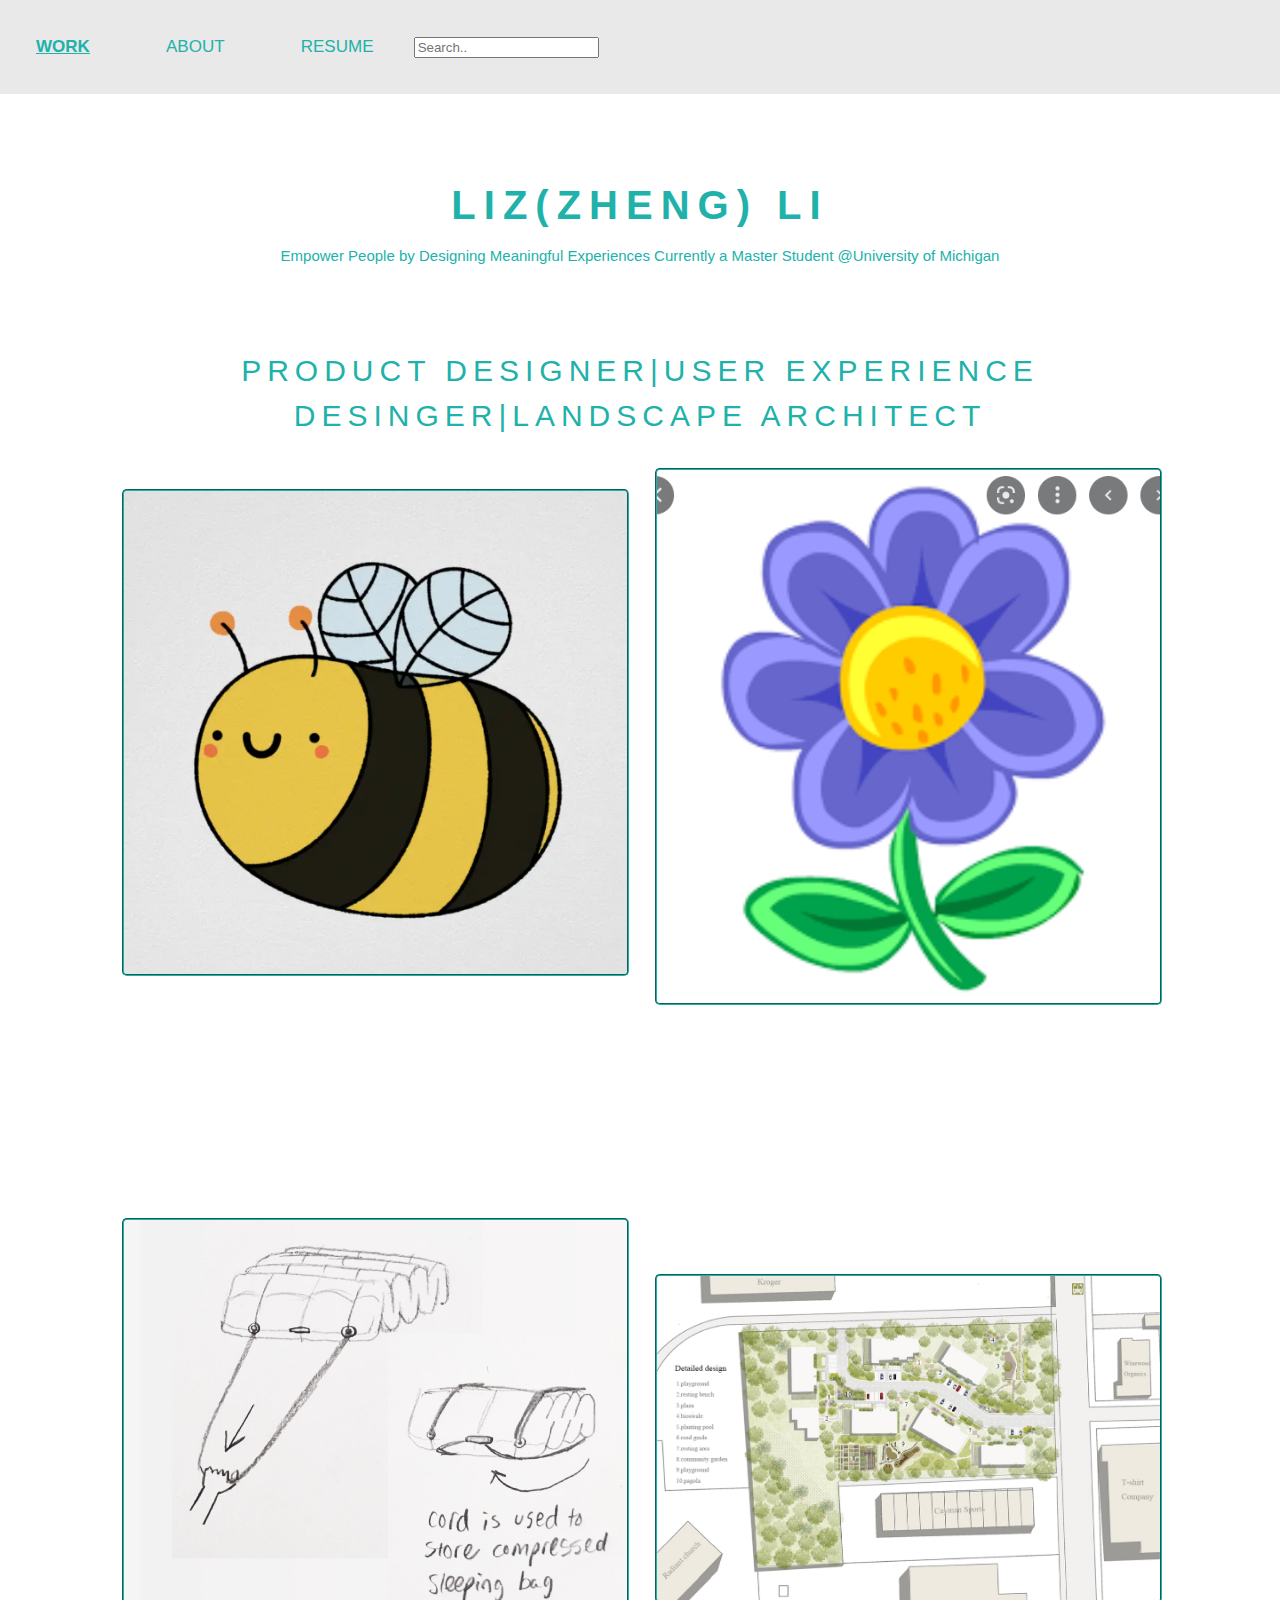
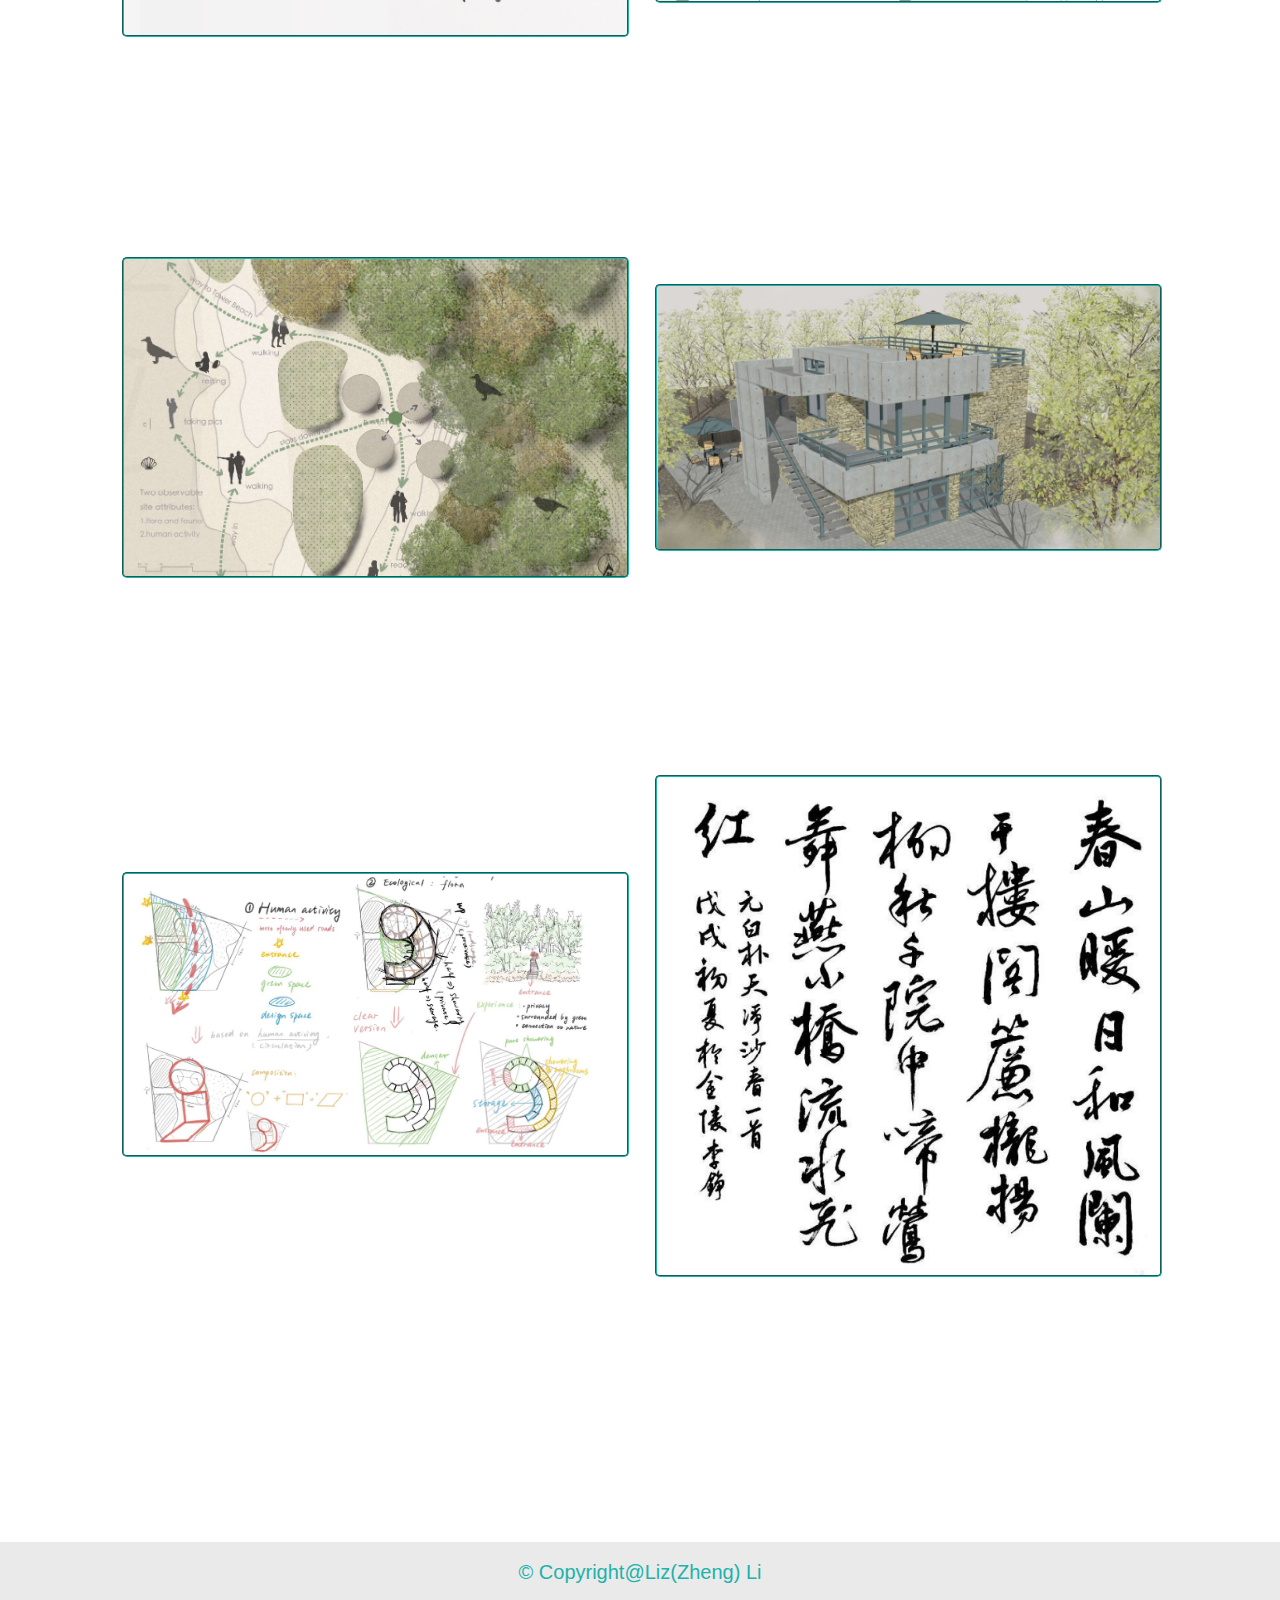
<file: index.html>
<!DOCTYPE html>
<html lang="en">
<head>
	<meta charset="UTF-8">
	<meta name="viewport" content="width=device-width, initial-scale=1.0">
	<link rel="icon" href="images/favicon.jpg">
	<link rel="stylesheet" href="css/html5reset.css">
	<link rel="stylesheet" href="css/style.css">
	<title>Liz(Zheng) Li</title>
</head>

<body>
	<header>
		<nav class="navigation">
			<ul>
				<li><a class="current" href='./index.html'>Work</a></li>
				<li><a href='./About.html'>About</a></li>
				<li><a href='./Resume.html'>Resume</a></li>
				<input type="text" placeholder="Search..">
			</ul>
		</nav>
	</header>

	<main>
		<div class="intro">
			<h1 class="name">Liz(Zheng) Li</h1>
			<p>
				Empower People by Designing Meaningful Experiences
				Currently a Master Student  @University of Michigan
			</p>
		</div>

		<div class="type">
			<h1>Product Designer|User Experience Desinger|Landscape Architect</h1>
		</div>

		<div class="gallery">
		<figure class="gallery-item">
				<a href='FreeBii.html'><img src="images/FreeBii_Cover.png" alt="Liz Li"></a>
        	<figcaption class='overlay'>
				<div class='title'>FreeBii</div>
				<div class="subtitle">
					Community engagement app that helps bringing together community members and community organizers
				</div>
			</figcaption>
      	</figure>

			<figure class="gallery-item">
				<a href='FlowerDeliveryApp.html'><img src="images/FlowerDelivery.jpg" alt="Flower Delivery App"></a>
        <figcaption class='overlay'>
			<div class='title'>Flower Delivery App</div>
			<div class="subtitle">
				Creating a flower delivery platform for event planners and people who love flowers
			</div>

        </figcaption>
			</figure>

			<figure class="gallery-item">
				<img src="images/LimbLossProductDesign.png" alt="Sleeping Bag Design">
          <figcaption class='overlay'>
            <div class='title'>Procuct design for upper limb loss</div>
			<div class="subtitle">Sleeping Bag for people with upper limb loss to make camping more enjoyable</div>
          </figcaption>
				</figure>

			<figure class="gallery-item">
					<img src="images/GreenThumb.png" alt="Greeen Thumb Community Design">
		<figcaption class='overlay'>
				<div class='title'>Grren Thumb Community Design</div>
				<div class="subtitle">Ann Arbor neighborhood community garden</div>
		</figcaption>
			</figure>

		<figure class="gallery-item">
			<a href='ChangingSpace.html'><img src="images/ChangingSpace1.png" alt="ChangingSpace"></a>
        <figcaption class='overlay'>
          <div class='title'>Changing Space</div>
		  <div class="subtitle">Rethinking the design of restrooms at wreck beach</div>
        </figcaption>
			</figure>

			<figure class="gallery-item">
				<img src="images/Architecture1.png" alt="Architecture Design">
        <figcaption class='overlay'>
          <div class='title'>Architecture Design</div>
		  <div class="subtitle">House for one is intended for people who wants a house by themselves</div>
        </figcaption>
			</figure>

			<figure class="gallery-item">
				<img src="images/ChangingSpace2.png" alt="Beidaihe Lake Agricultural Design">
        <figcaption class='overlay'>
			<div class='title'>Beidaihe Lake Agricultural Design</div>
			<div class="subtitle">Waterfront space in China that needs improvement</div>
        </figcaption>
			</figure>

			<figure class="gallery-item">
				<img src="images/Calligraphy1.png" alt="Calligraphy">
        <figcaption class='overlay'>
				  <div class='title'>Calligraphy work</div>
        </figcaption>
			</figure>

		</div>

	</main>

	<footer>
		<span>&copy; Copyright@Liz(Zheng) Li</span>
	</footer>
</body>
</html>
</file>
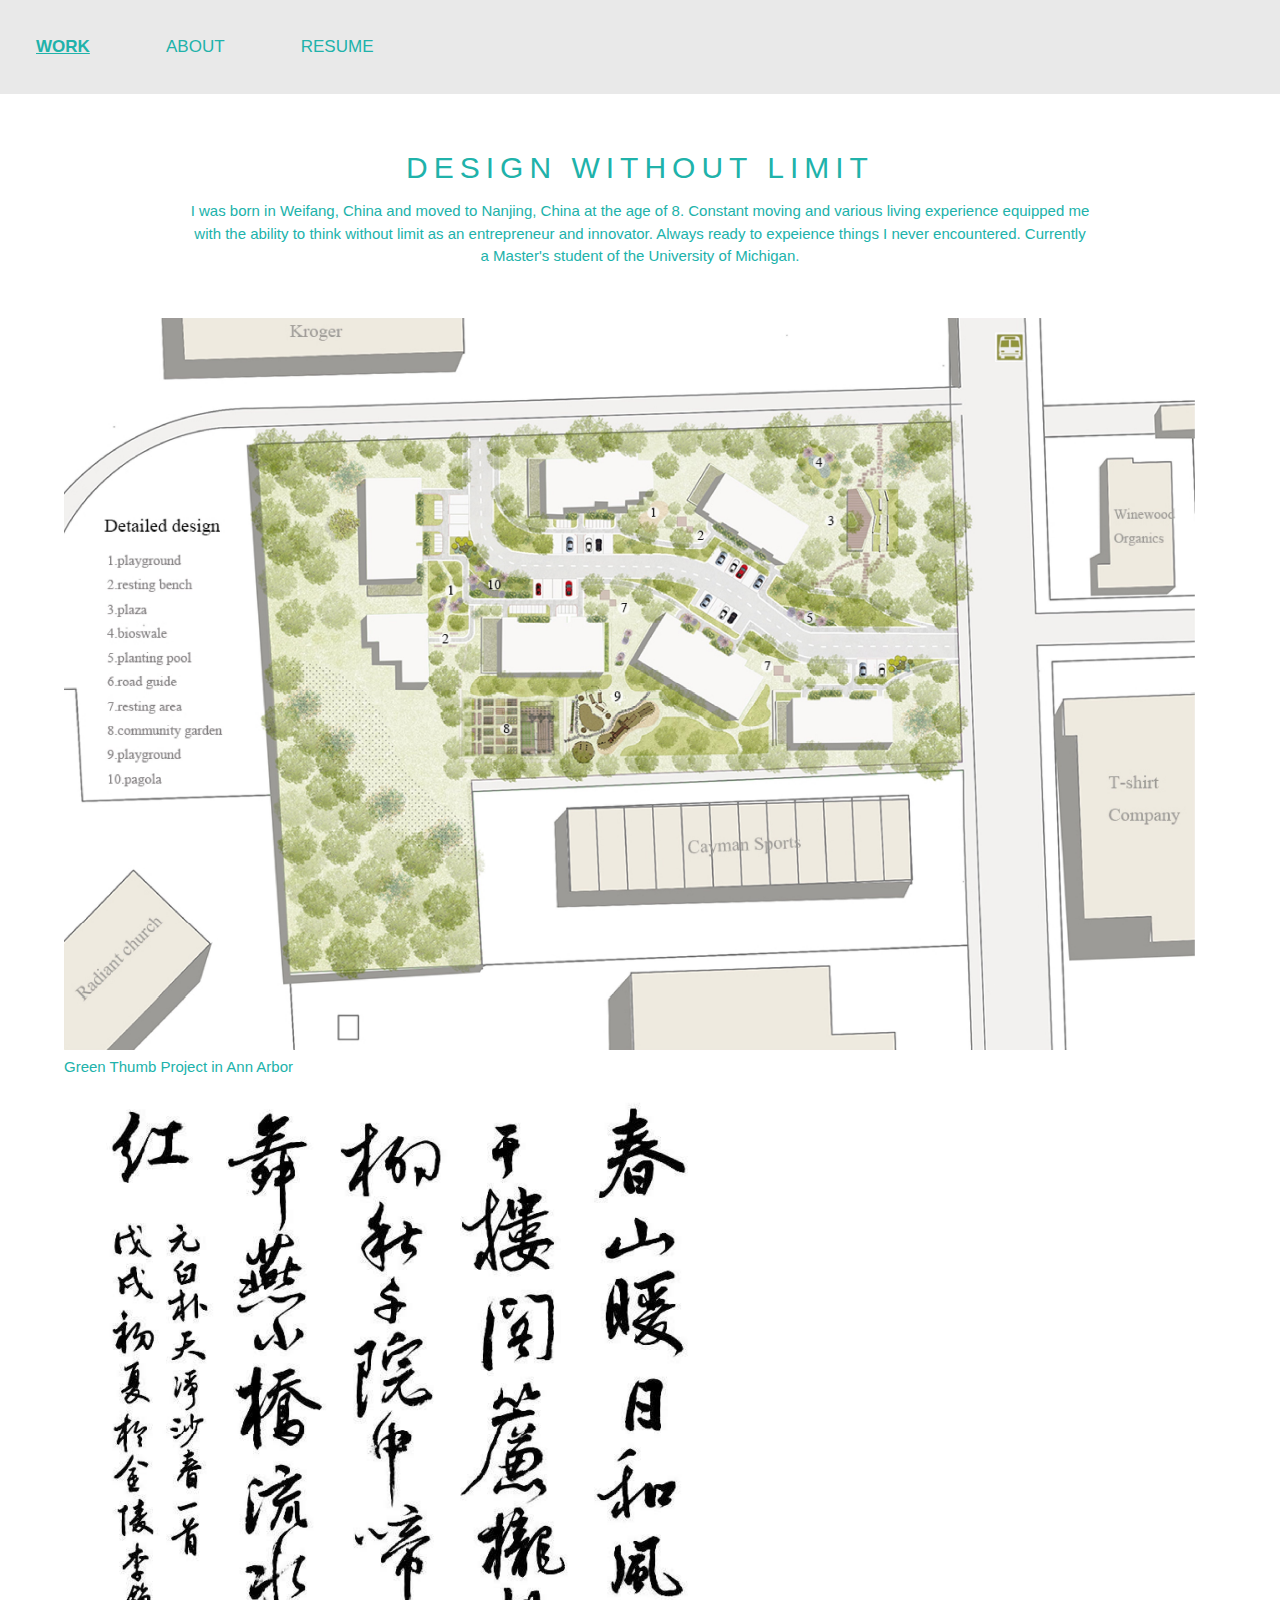
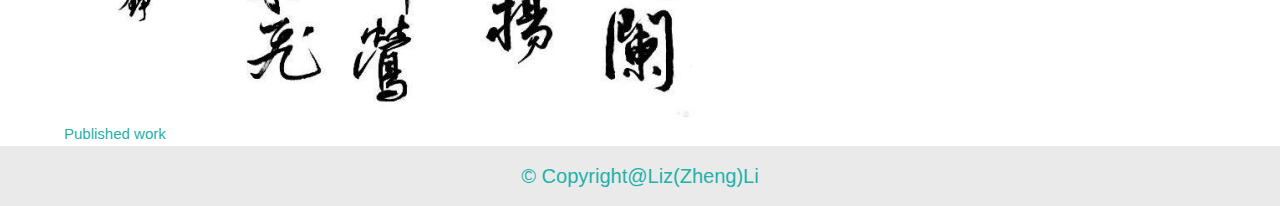
<file: About.html>
<!DOCTYPE html>
<html lang="en">
<head>
	<meta charset="UTF-8">
	<meta name="viewport" content="width=device-width, initial-scale=1.0">
	<link rel="icon" href="images/favicon.jpg">
	<link rel="stylesheet" href="css/html5reset.css">
	<link rel="stylesheet" href="css/style.css">
	<title>Yaqi Liang Portfolio</title>
</head>

<body>
	<header>
		<nav class="navigation">
			<ul>
				<li><a class="current" href='./index.html'>Work</a></li>
				<li><a href='./about.html'>About</a></li>
				<li><a href='./resume.html'>Resume</a></li>
			</ul>
		</nav>
	</header>

	<main>
		<section>
			<h1>Design without limit</h1>
			<p>
				I was born in Weifang, China and moved to Nanjing, China at the age of 8.
				Constant moving and various living experience equipped me with the ability to think without limit as an entrepreneur and innovator.
				Always ready to expeience things I never encountered.
				Currently a Master's student of the University of Michigan.
			</p>
		</section>
        <figure>
			<img src="images/GreenThumb.png" alt="Green Thumb">
			<figcaption>Green Thumb Project in Ann Arbor</figcaption>
		</figure>
		<figure>
			<img src="images/Calligraphy1.png" alt="Calligraphy">
			<figcaption>Published work</figcaption>
		</figure>

	</main>

	<footer>
		<span>&copy; Copyright@Liz(Zheng)Li</span>
	</footer>
</body>
</html>
</file>
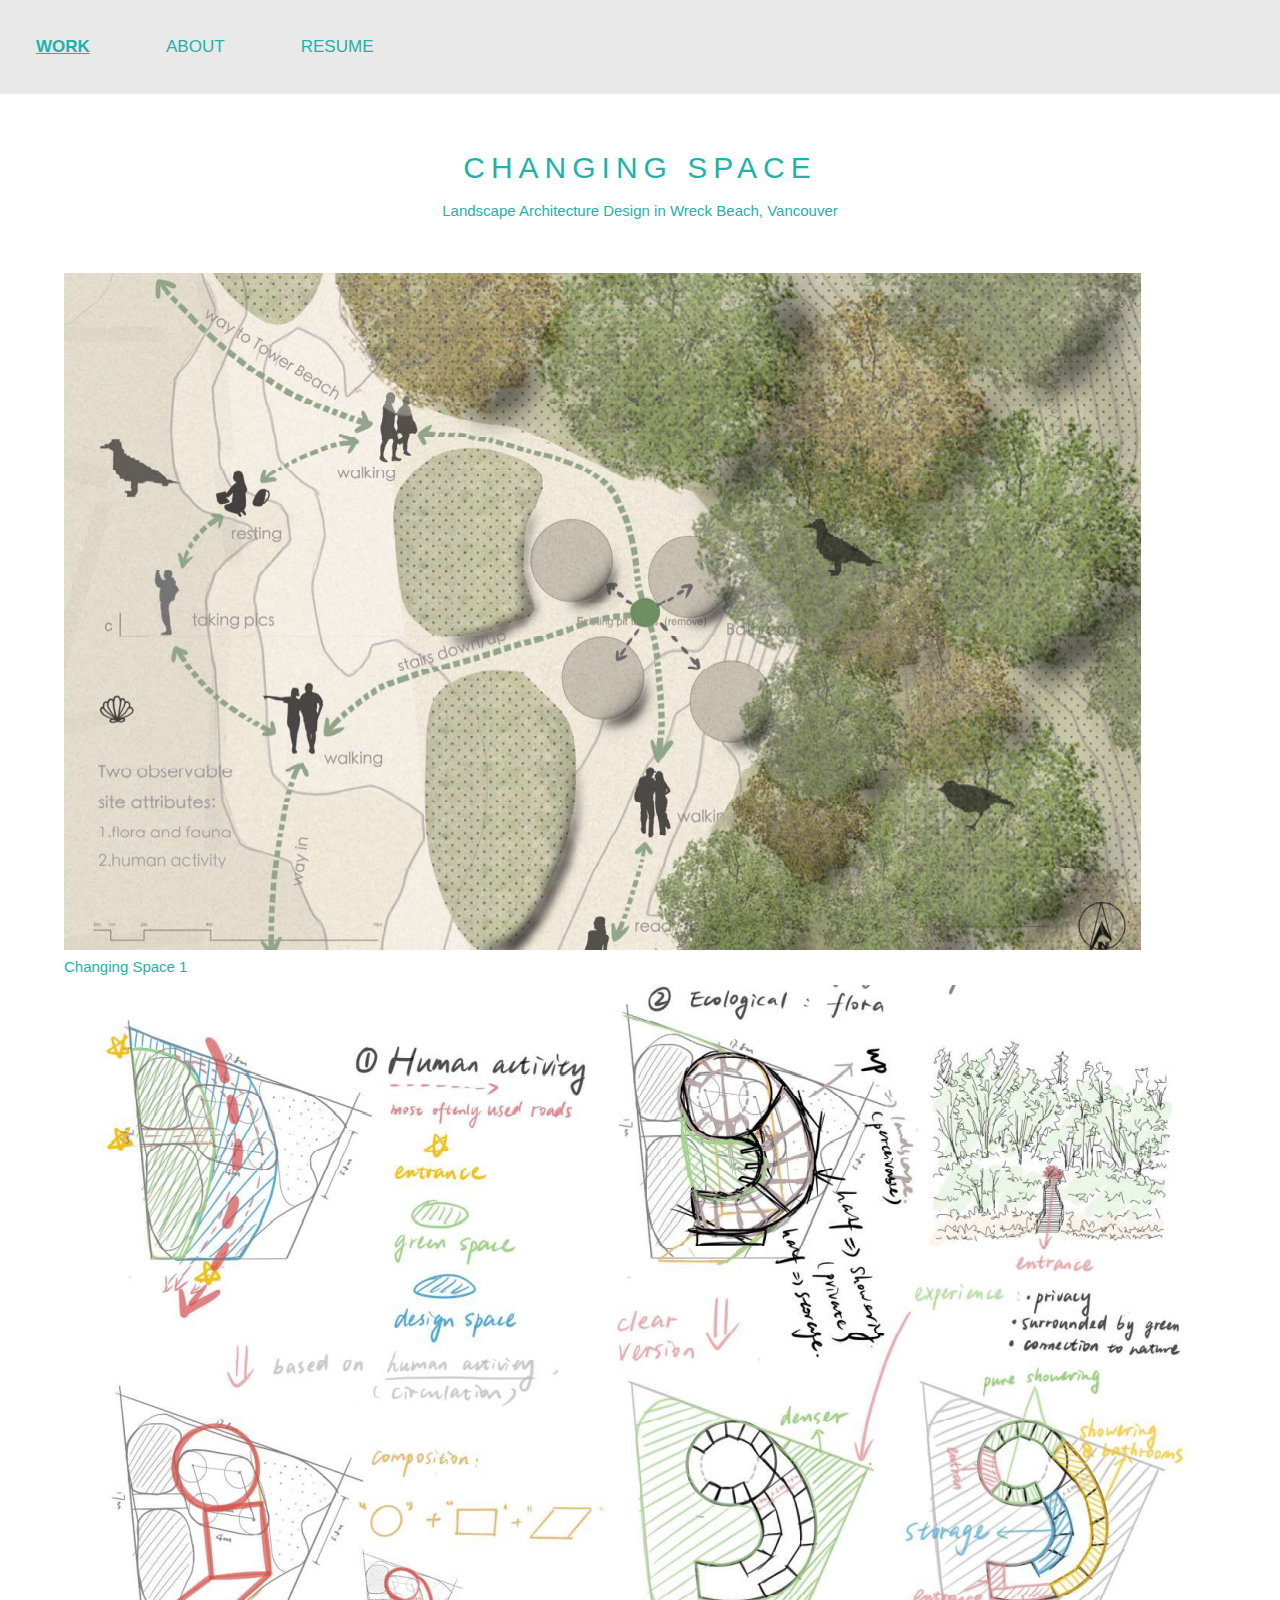
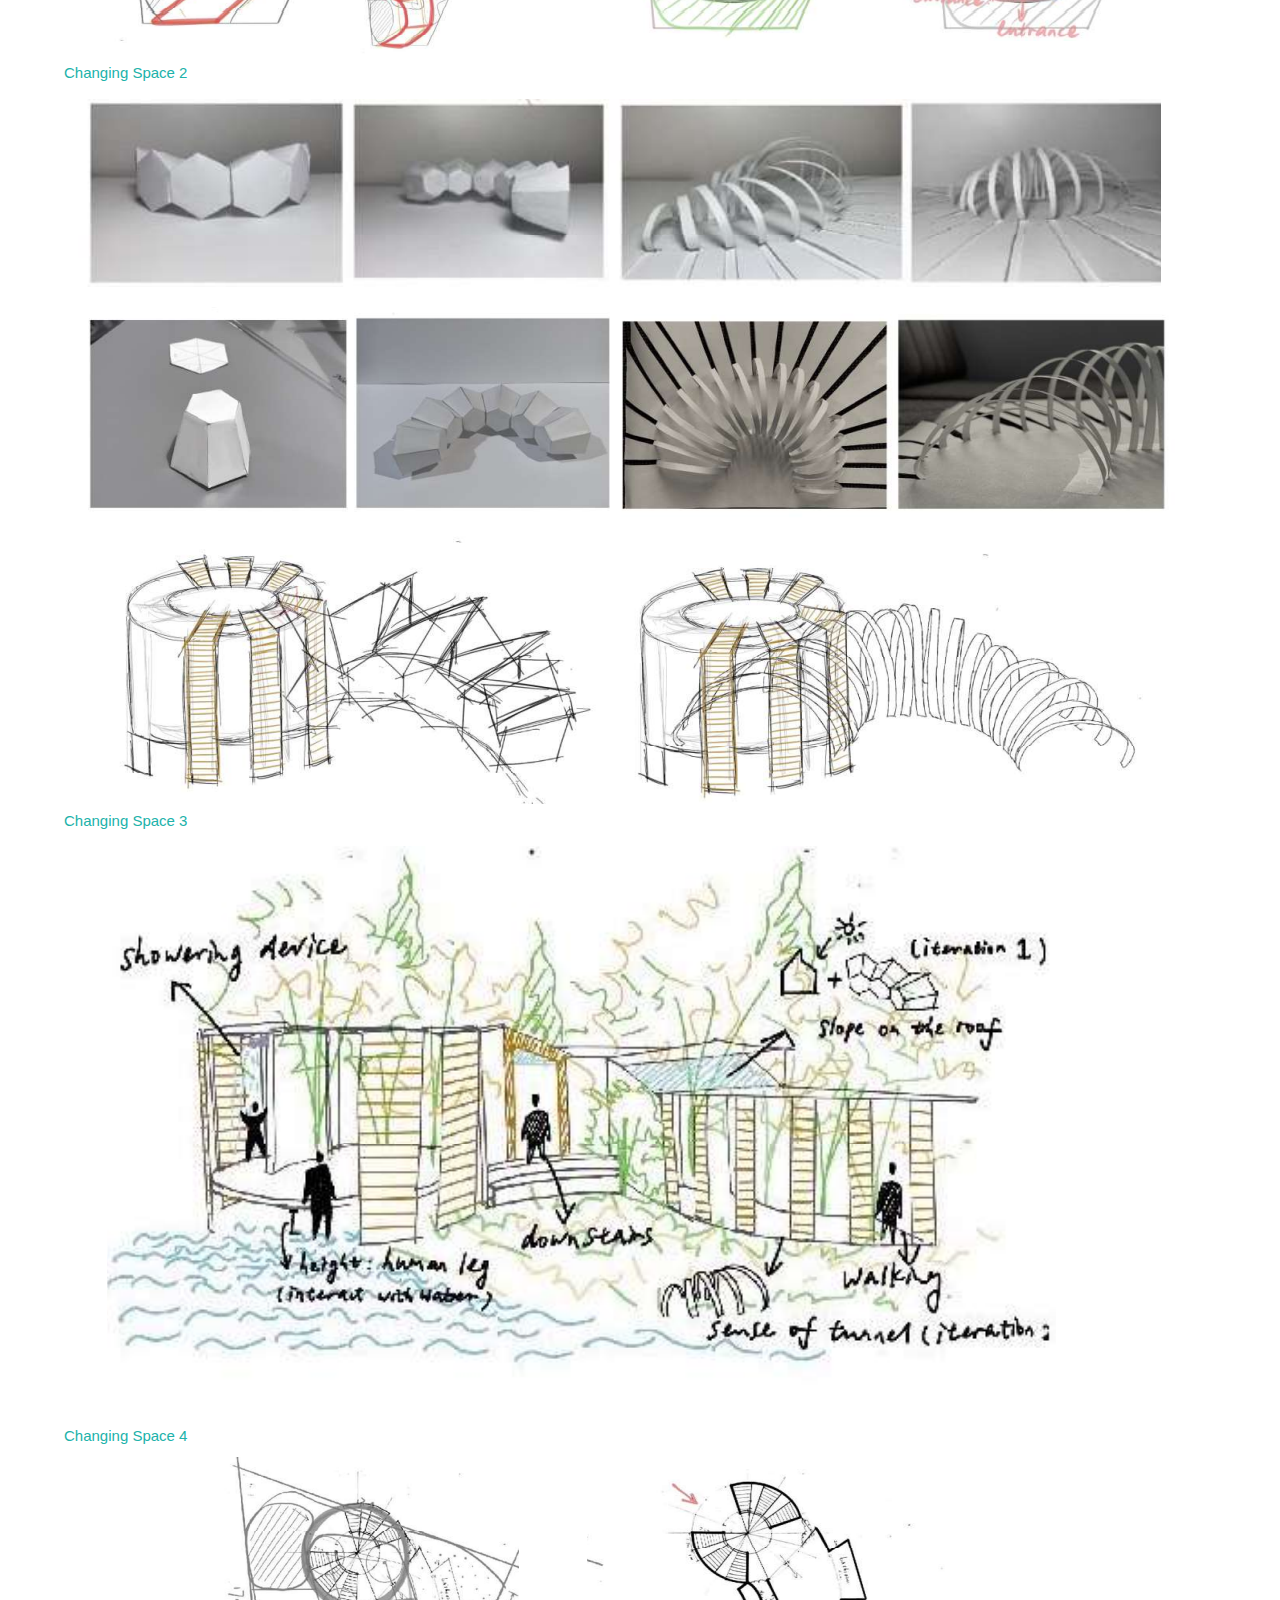
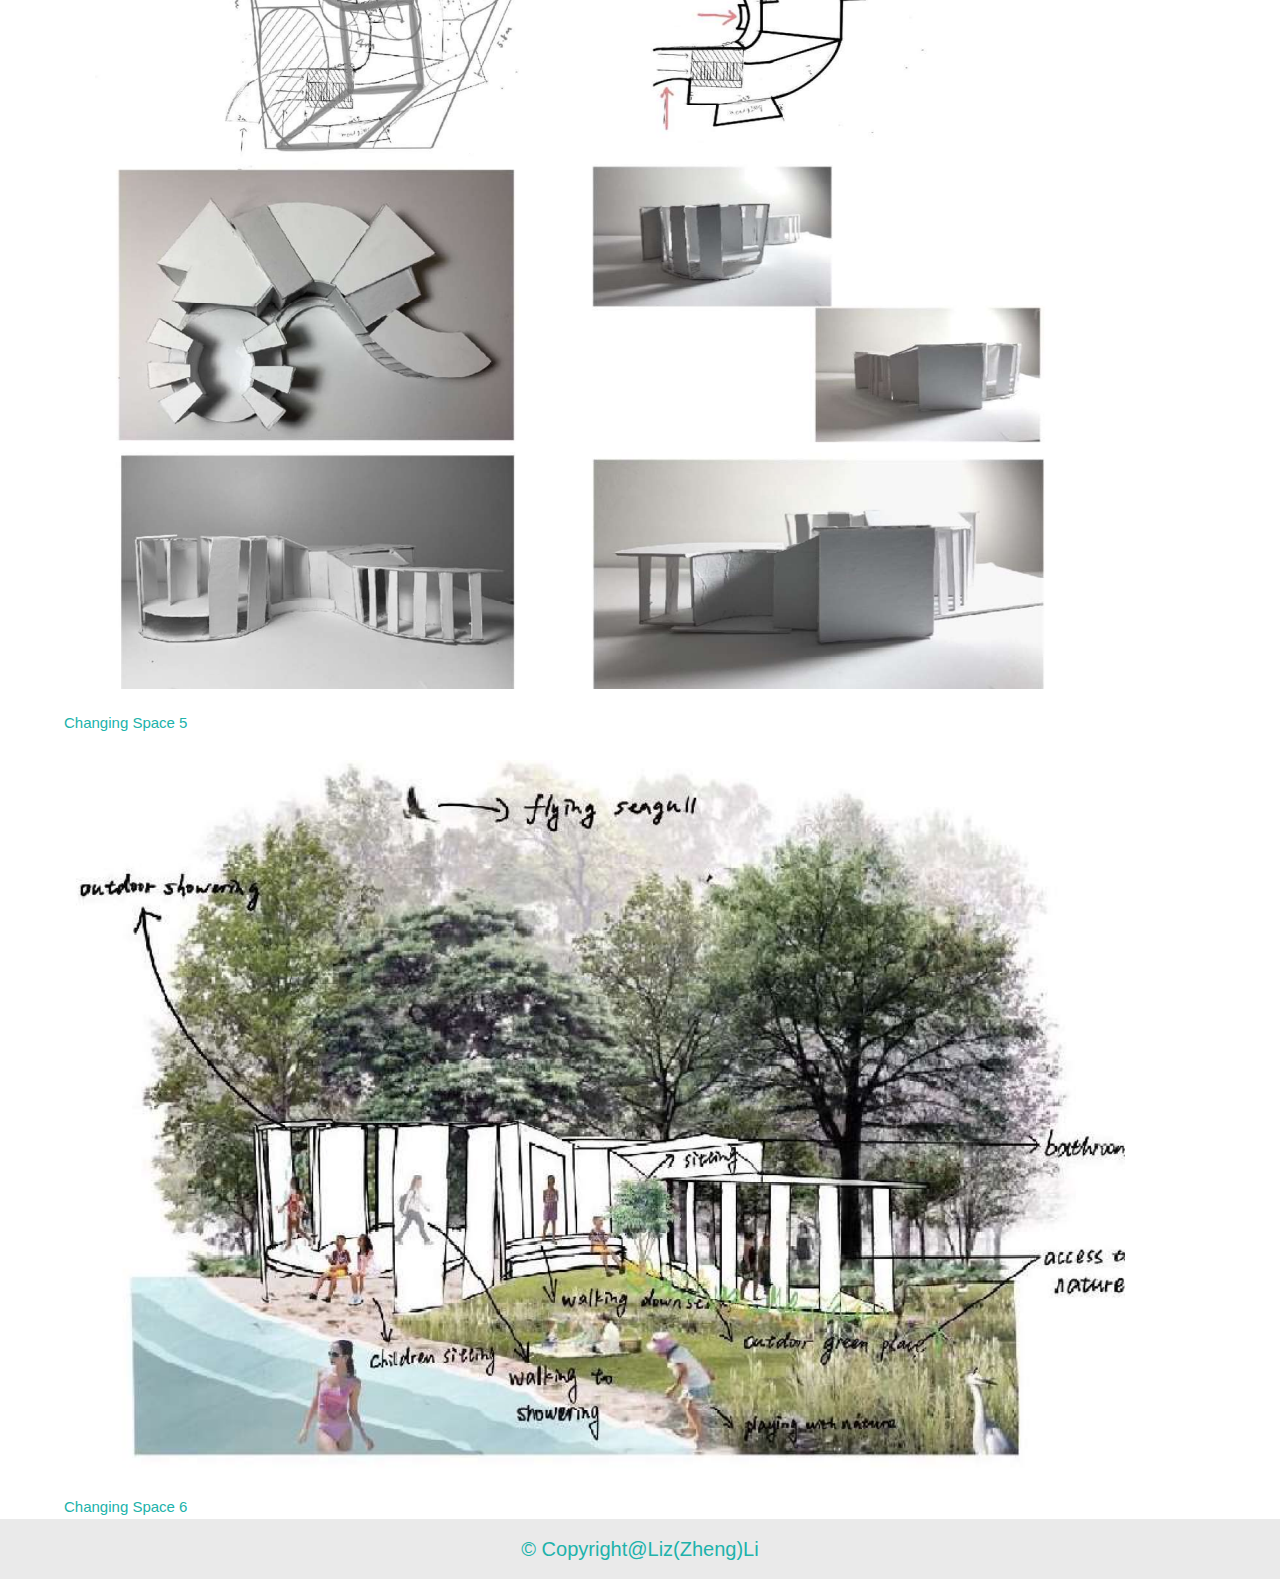
<file: ChangingSpace.html>
<!DOCTYPE html>
<html lang="en">
<head>
	<meta charset="UTF-8">
	<meta name="viewport" content="width=device-width, initial-scale=1.0">
	<link rel="icon" href="images/favicon.jpg">
	<link rel="stylesheet" href="css/html5reset.css">
	<link rel="stylesheet" href="css/style.css">
	<title>Liz(Zheng) Li</title>
</head>

<body>
	<header>
		<nav class="navigation">
			<ul>
				<li><a class="current" href='./index.html'>Work</a></li>
				<li><a href='./about.html'>About</a></li>
				<li><a href='./resume.html'>Resume</a></li>
			</ul>
		</nav>
	</header>

	
	<main id="main">
			<section>
				<h1>Changing Space</h1>
				<p>
					Landscape Architecture Design in Wreck Beach, Vancouver
				</p>
			</section>
				<figure>
					<img src="images/ChangingSpace1.png" alt="ChangingSpace1" />
					<figcaption>Changing Space 1</figcaption>
				</figure>		
				<figure>
					<img src="images/ChangingSpace2.png" alt="ChangingSpace2" />
					<figcaption>Changing Space 2</figcaption>
				</figure>	
				<figure>
					<img src="images/ChangingSpace3.png" alt="ChangingSpace3" />
					<figcaption>Changing Space 3</figcaption>
				</figure>	
				<figure>
					<img src="images/ChangingSpace4.png" alt="ChangingSpace4" />
					<figcaption>Changing Space 4</figcaption>
				</figure>	
				<figure>
					<img src="images/ChangingSpace5.png" alt="ChangingSpace5" />
					<figcaption>Changing Space 5</figcaption>
				</figure>	
				<figure>
					<img src="images/ChangingSpace6.png" alt="ChangingSpace6" />
					<figcaption>Changing Space 6</figcaption>
				</figure>	
	</main>

	<footer>
		<span>&copy; Copyright@Liz(Zheng)Li</span>
	</footer>
</body>
</html>
</file>
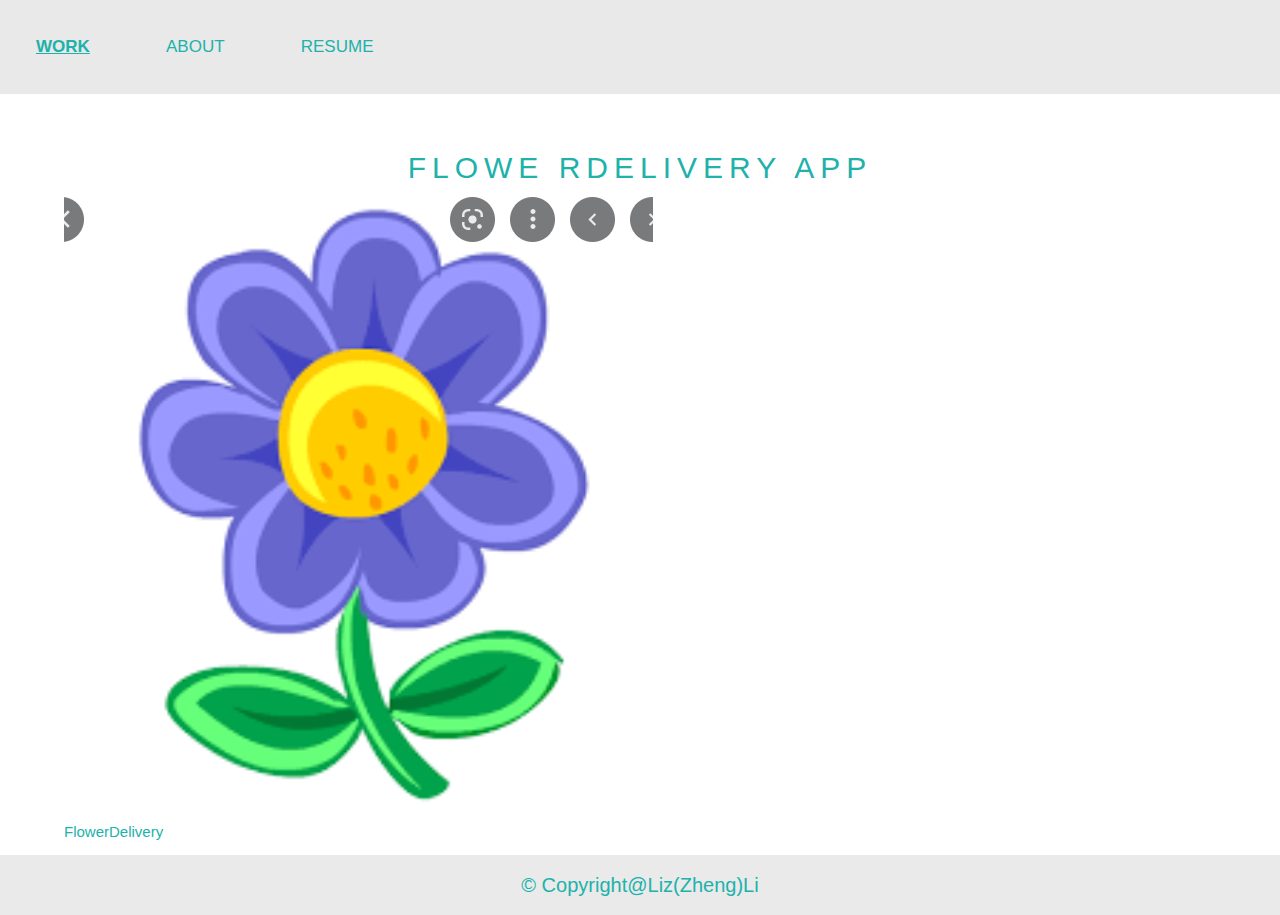
<file: FlowerDeliveryApp.html>
<!DOCTYPE html>
<html lang="en">
<head>
	<meta charset="UTF-8">
	<meta name="viewport" content="width=device-width, initial-scale=1.0">
	<link rel="icon" href="images/favicon.jpg">
	<link rel="stylesheet" href="css/html5reset.css">
	<link rel="stylesheet" href="css/style.css">
	<title>Liz(Zheng) Li</title>
</head>

<body>
	<header>
		<nav class="navigation">
			<ul>
				<li><a class="current" href='./index.html'>Work</a></li>
				<li><a href='./about.html'>About</a></li>
				<li><a href='./resume.html'>Resume</a></li>
			</ul>
		</nav>
	</header>

	<main id="main">
		<section>
			<h1>Flowe rDelivery App</h1>
		</section>
			<figure>
				<img src="images/FlowerDelivery.jpg" alt="FlowerDeliveryApp" />
				<figcaption>FlowerDelivery</figcaption>
			</figure>
				
	</main>

	<footer>
		<span>&copy; Copyright@Liz(Zheng)Li</span>
	</footer>
</body>
</html>
</file>
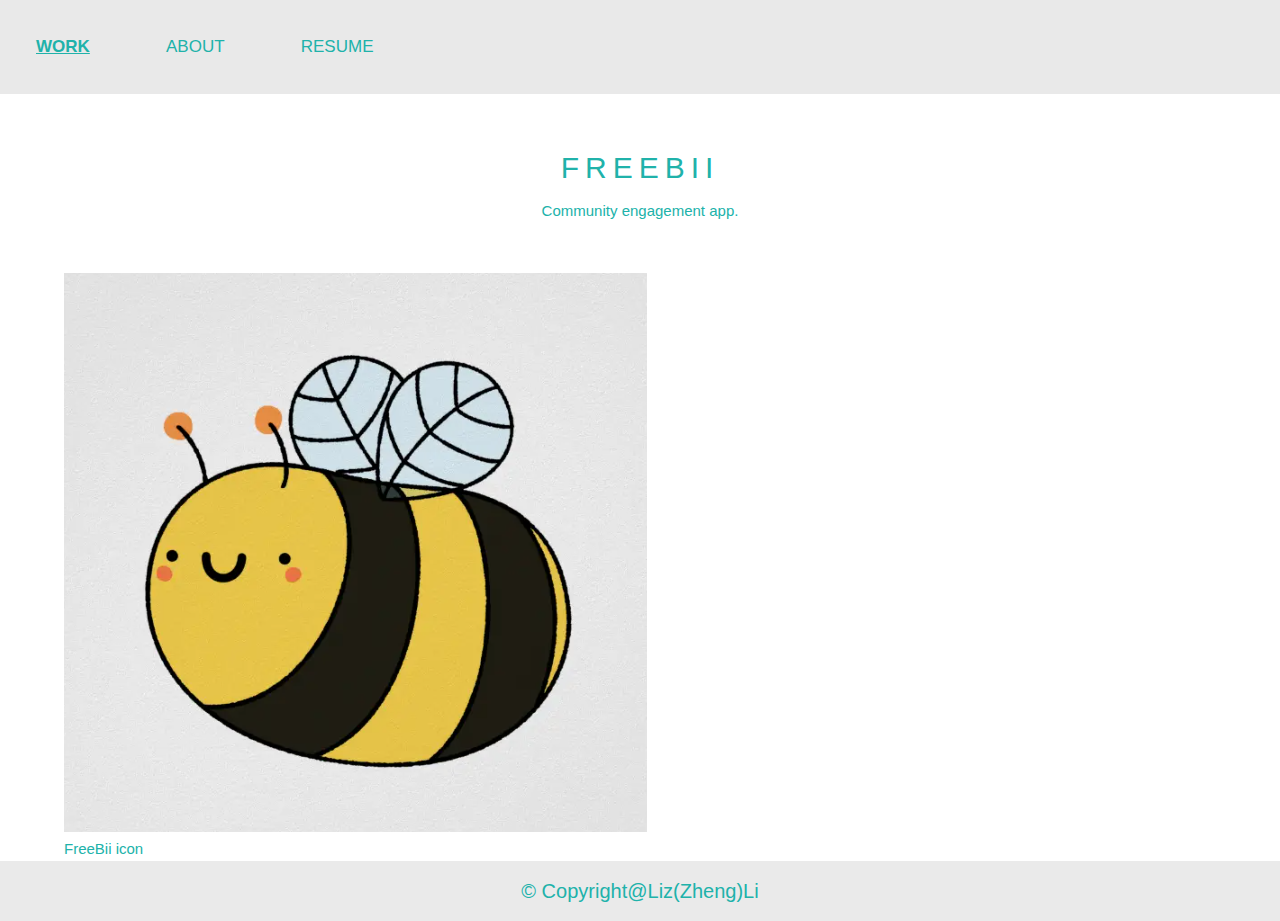
<file: FreeBii.html>
<!DOCTYPE html>
<html lang="en">
<head>
	<meta charset="UTF-8">
	<meta name="viewport" content="width=device-width, initial-scale=1.0">
	<link rel="icon" href="images/favicon.jpg">
	<link rel="stylesheet" href="css/html5reset.css">
	<link rel="stylesheet" href="css/style.css">
	<title>Liz(Zheng) Li</title>
</head>

<body>
	<header>
		<nav class="navigation">
			<ul>
				<li><a class="current" href='./index.html'>Work</a></li>
				<li><a href='./about.html'>About</a></li>
				<li><a href='./resume.html'>Resume</a></li>
			</ul>
		</nav>
	</header>

	<main id="main">
		<section>
			<h1>FreeBii</h1>
			<p>
				Community engagement app.
			</p>
		</section>
			<figure>
				<img src="images/FreeBii_Cover.png" alt="FreeBii" />
				<figcaption>FreeBii icon</figcaption>
			</figure>
				
	</main>

	<footer>
		<span>&copy; Copyright@Liz(Zheng)Li</span>
	</footer>
</body>
</html>
</file>
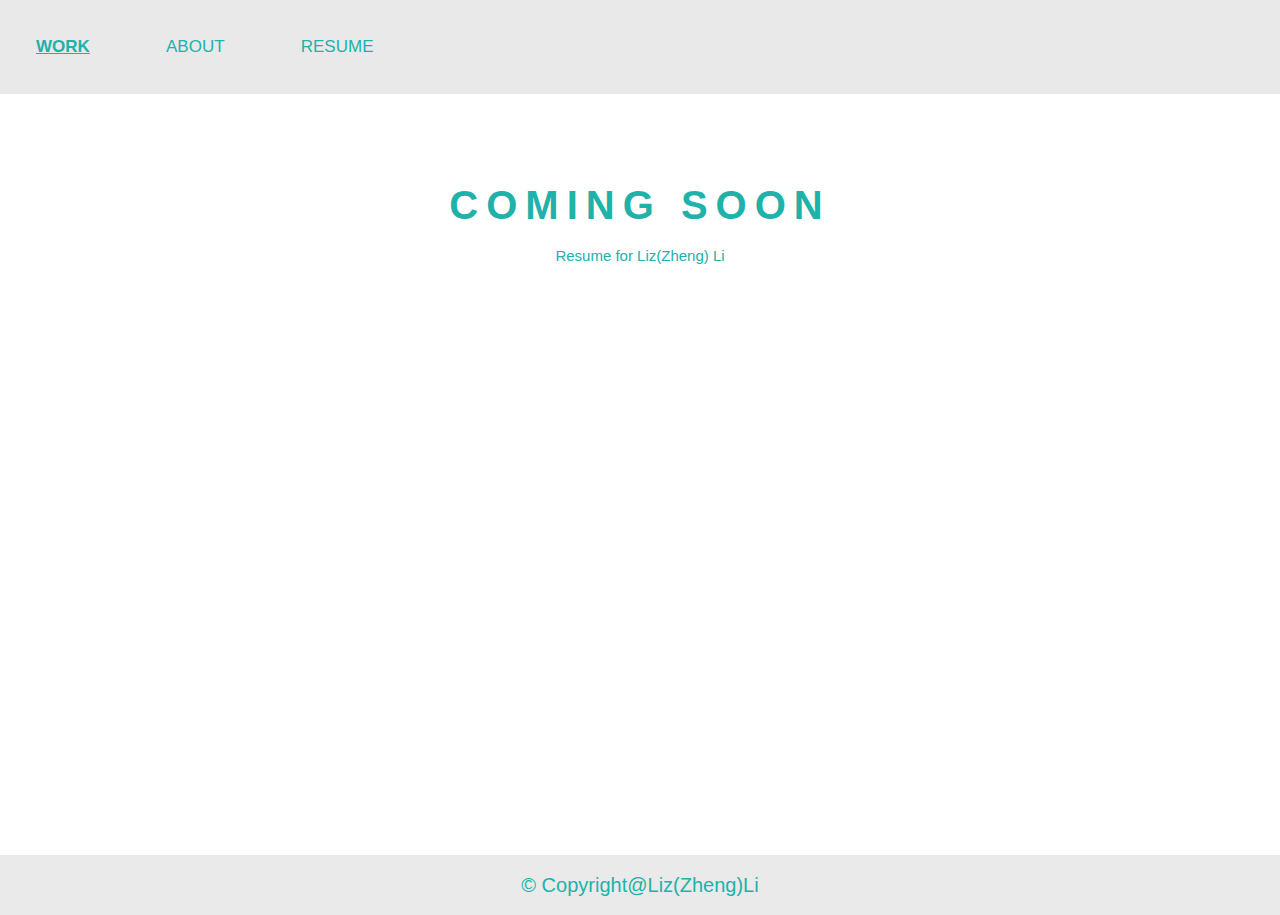
<file: Resume.html>
<!DOCTYPE html>
<html lang="en">
<head>
	<meta charset="UTF-8">
	<meta name="viewport" content="width=device-width, initial-scale=1.0">
	<link rel="icon" href="images/favicon.jpg">
	<link rel="stylesheet" href="css/html5reset.css">
	<link rel="stylesheet" href="css/style.css">
	<title>Liz(Zheng)Li</title>
</head>

<body>
	<header>
		<nav class="navigation">
			<ul>
				<li><a class="current" href='./index.html'>Work</a></li>
				<li><a href='./about.html'>About</a></li>
				<li><a href='./resume.html'>Resume</a></li>
			</ul>
		</nav>
	</header>

	<main>
		<div class="intro">
			<h1 class="name">Coming Soon</h1>
			<p>
				Resume for Liz(Zheng) Li
			</p>
		</div>
	</main>

	<footer>
		<span>&copy; Copyright@Liz(Zheng)Li</span>
	</footer>
</body>
</html>
</file>
<file: css/style.css>
html {
    height: 100%
    }
  
  body{
    font-size: 15px;
    line-height: 1.5;
    min-height: 100%;
    display: grid;
    grid-template-rows: 45px auto 45px;
    font-weight: 100;
    font-family: "Roboto", sans-serif;
    color: lightseagreen
    }
  
  h1 {
    font-size: 30px;
    text-align: center;
    text-transform: uppercase;
    letter-spacing: 0.2em;
    }
  
  p {
    max-width: 900px;
    margin: 0 auto;
    padding: 10px 0 50px 0;
    text-align: center;
    }
  
  main{
    margin-top: 100px;
    width: 90%;
    justify-self: center;
    }
  
  /* Navigation */
  .navigation {
    position: fixed;
    top: 0;
    width: 100%;
    background-color: lightseagreen;
    font-size: 15px;
    
    }
  
  .navigation ul {
    text-align: left;
    list-style-type: none;
    margin: 0;
    padding: 0;
    overflow: hidden;
    background-color: #e9e9e9;
    }
  
  .navigation li {
    display: inline-block;
    padding: 20px;
    text-transform: uppercase;
    }
  
  .navigation a {
    color: lightseagreen;
    display: block;
    text-align: center;
    padding: 14px 16px;
    text-decoration: none;
    font-size: 17px;
    }
  
  .navigation a:link{
    text-decoration: none;
    }
  
  .navigation a:hover {
    background-color:lightseagreen;
    color: white;
    }
  
    .navigation a.current {
    font-weight: bold;
    text-decoration: underline;
    }
    .topnav input[type=text] {
        float: right;
        padding: 6px;
        border: none;
        margin-top: 8px;
        margin-right: 16px;
        font-size: 30px;
      }
  
  .intro{
    margin: 30px;
  }
  .name{
    font-size: 40px;
    font-family: Arial, Helvetica, sans-serif;
    font-weight: bold;
  }
  
  /* Gallery */
  .gallery {
    width: 90%;
    margin: 0 auto;
    display: grid;
    grid-template-columns: 1fr;
    grid-template-rows: repeat(8, auto);
    margin-top: 30px;
    grid-gap: 30px;
    justify-items: center;
    justify-content: center;
    align-items: stretch;
    align-content: center;
    }
  
  @media screen and (min-width: 768px) and (max-width: 1024px) {
      .gallery{
        grid-template-columns: 1fr 1fr;
      }
    }
  
  @media screen and (min-width: 1024px) {
      .gallery{
        grid-template-columns: 1fr 1fr;
      }
    }
  
  .gallery figure{
    justify-content: center;
    align-self: center;
    max-width: 720px;
    max-height: 720px;
    }
  
  .gallery figure img {
    position: static;
    display: block;
    width: 100%;
    border: 2px groove lightseagreen;
    border-radius: 5px;
    margin: 0;
    padding: 0;
  }
  
  .overlay {
    position: relative;
    bottom: 300px;
    left: 2px;
    width: 100%;
    height: 100%;
    justify-self: center;
    transition: .3s ease;
    opacity: 0;
    background: transparent;
    color: lightseagreen;
    text-align: center;
    
  }
  
  .overlay .title{
    font-size: 50px;
    font-weight: bold;
  }
  
  .overlay .title{
    margin-top: 100px;
    font-size: 30px;
  }
  
  .gallery figure img:hover {
    box-shadow: 6px 4px 8px lightseagreen;
  }
  
  figure:hover .overlay {
    opacity: 1;
  }
  
  footer{
    width: 100%;
    height: 60px;
    text-align: center;
    line-height: 60px;
    background-color: #eaeaea;
    font-size:20px;
  }
</file>
